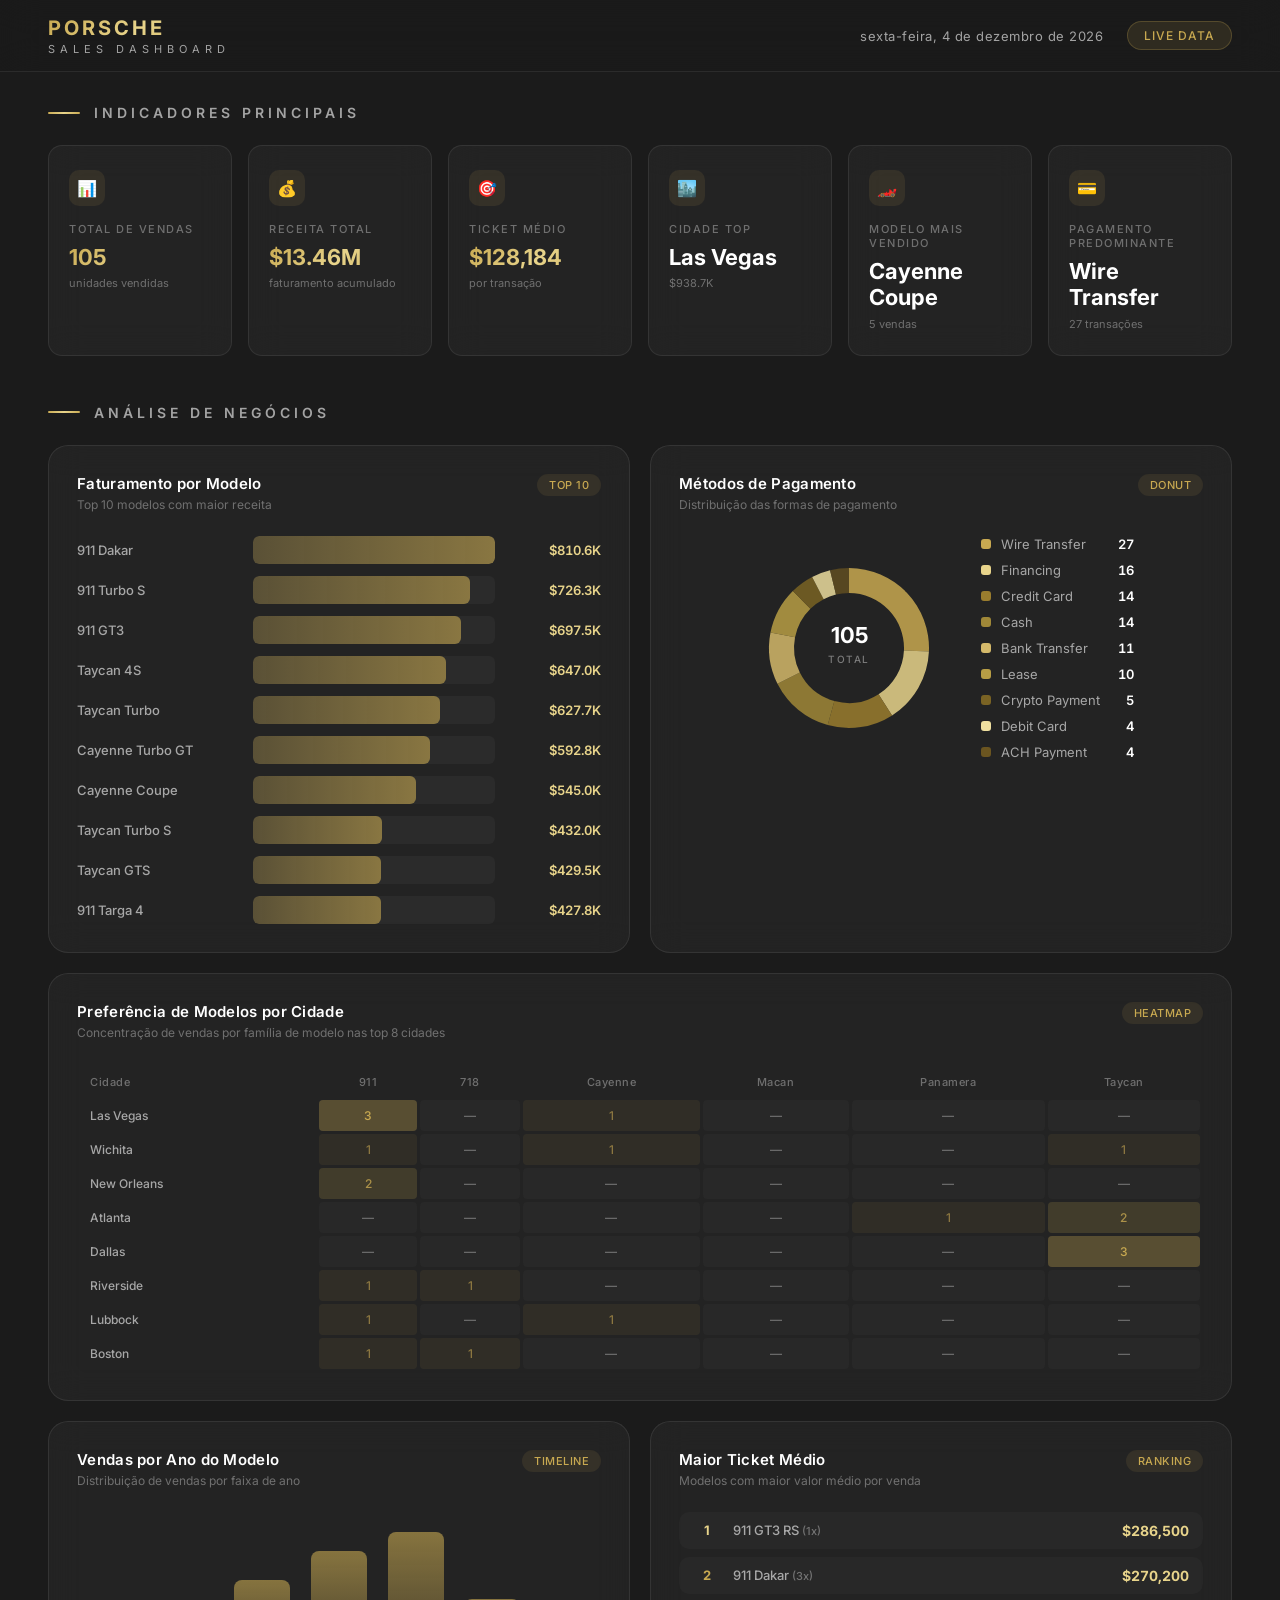
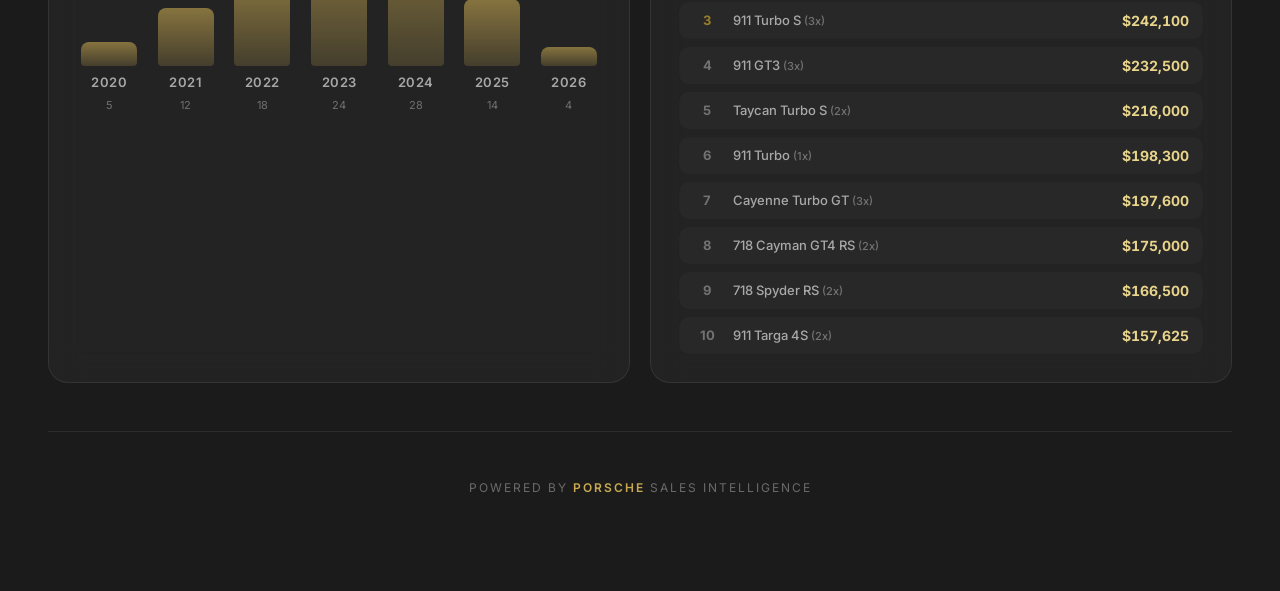
<file: v2/index.html>
<!DOCTYPE html>
<html lang="pt-BR">
<head>
  <meta charset="UTF-8">
  <meta name="viewport" content="width=device-width, initial-scale=1.0">
  <meta name="description" content="Dashboard de vendas Porsche — análise de faturamento, modelos, cidades e métodos de pagamento.">
  <title>Porsche Sales Dashboard</title>
  <link rel="stylesheet" href="styles.css">
  <link rel="icon" href="data:image/svg+xml,<svg xmlns='http://www.w3.org/2000/svg' viewBox='0 0 100 100'><text y='.9em' font-size='90'>🏎️</text></svg>">
</head>
<body>

  <!-- ═══ HEADER ═══ -->
  <header class="header">
    <div class="header-logo">
      <div>
        <div class="logo-text">Porsche</div>
        <div class="logo-sub">Sales Dashboard</div>
      </div>
    </div>
    <div class="header-right">
      <span class="header-date" id="header-date"></span>
      <span class="header-badge">LIVE DATA</span>
    </div>
  </header>

  <!-- ═══ DASHBOARD ═══ -->
  <main class="dashboard">

    <!-- KPI Cards -->
    <div class="section-title animate-in">
      <div class="line"></div>
      <h2>Indicadores Principais</h2>
    </div>

    <div class="kpi-grid">
      <div class="kpi-card animate-in animate-delay-1" id="kpi-card-sales">
        <div class="kpi-icon">📊</div>
        <div class="kpi-label">Total de Vendas</div>
        <div class="kpi-value gold" id="kpi-total-sales">—</div>
        <div class="kpi-detail">unidades vendidas</div>
      </div>
      <div class="kpi-card animate-in animate-delay-2">
        <div class="kpi-icon">💰</div>
        <div class="kpi-label">Receita Total</div>
        <div class="kpi-value gold" id="kpi-total-revenue">—</div>
        <div class="kpi-detail">faturamento acumulado</div>
      </div>
      <div class="kpi-card animate-in animate-delay-3">
        <div class="kpi-icon">🎯</div>
        <div class="kpi-label">Ticket Médio</div>
        <div class="kpi-value gold" id="kpi-avg-ticket">—</div>
        <div class="kpi-detail">por transação</div>
      </div>
      <div class="kpi-card animate-in animate-delay-4">
        <div class="kpi-icon">🏙️</div>
        <div class="kpi-label">Cidade Top</div>
        <div class="kpi-value" id="kpi-top-city">—</div>
        <div class="kpi-detail" id="kpi-top-city-detail">—</div>
      </div>
      <div class="kpi-card animate-in animate-delay-5">
        <div class="kpi-icon">🏎️</div>
        <div class="kpi-label">Modelo Mais Vendido</div>
        <div class="kpi-value" id="kpi-top-model">—</div>
        <div class="kpi-detail" id="kpi-top-model-detail">—</div>
      </div>
      <div class="kpi-card animate-in animate-delay-6">
        <div class="kpi-icon">💳</div>
        <div class="kpi-label">Pagamento Predominante</div>
        <div class="kpi-value" id="kpi-top-payment">—</div>
        <div class="kpi-detail" id="kpi-top-payment-detail">—</div>
      </div>
    </div>

    <!-- Charts Row 1 -->
    <div class="section-title">
      <div class="line"></div>
      <h2>Análise de Negócios</h2>
    </div>

    <div class="charts-grid">

      <!-- Chart: Model Revenue -->
      <div class="chart-card">
        <div class="chart-header">
          <div>
            <h3>Faturamento por Modelo</h3>
            <div class="chart-subtitle">Top 10 modelos com maior receita</div>
          </div>
          <span class="chart-badge">TOP 10</span>
        </div>
        <div id="chart-model-revenue" class="bar-chart"></div>
      </div>

      <!-- Chart: Payment Methods -->
      <div class="chart-card">
        <div class="chart-header">
          <div>
            <h3>Métodos de Pagamento</h3>
            <div class="chart-subtitle">Distribuição das formas de pagamento</div>
          </div>
          <span class="chart-badge">DONUT</span>
        </div>
        <div id="chart-payment-donut"></div>
      </div>

      <!-- Chart: City-Model Heatmap -->
      <div class="chart-card full-width">
        <div class="chart-header">
          <div>
            <h3>Preferência de Modelos por Cidade</h3>
            <div class="chart-subtitle">Concentração de vendas por família de modelo nas top 8 cidades</div>
          </div>
          <span class="chart-badge">HEATMAP</span>
        </div>
        <div id="chart-heatmap" class="heatmap-wrapper"></div>
      </div>

      <!-- Chart: Year Timeline -->
      <div class="chart-card">
        <div class="chart-header">
          <div>
            <h3>Vendas por Ano do Modelo</h3>
            <div class="chart-subtitle">Distribuição de vendas por faixa de ano</div>
          </div>
          <span class="chart-badge">TIMELINE</span>
        </div>
        <div id="chart-year-timeline" class="year-timeline"></div>
      </div>

      <!-- Chart: Ticket Médio Ranking -->
      <div class="chart-card">
        <div class="chart-header">
          <div>
            <h3>Maior Ticket Médio</h3>
            <div class="chart-subtitle">Modelos com maior valor médio por venda</div>
          </div>
          <span class="chart-badge">RANKING</span>
        </div>
        <div id="chart-ticket-ranking" class="ranking-list"></div>
      </div>

    </div>

    <!-- Footer -->
    <footer class="footer">
      <p>Powered by <span class="footer-gold">Porsche</span> Sales Intelligence</p>
    </footer>

  </main>

  <script>
    // Set current date
    document.getElementById('header-date').textContent = new Date().toLocaleDateString('pt-BR', {
      weekday: 'long', year: 'numeric', month: 'long', day: 'numeric'
    });
  </script>
  <script src="dashboard.js"></script>
</body>
</html>
</file>
<file: v2/styles.css>
@import url('https://fonts.googleapis.com/css2?family=Inter:wght@300;400;500;600;700;800;900&display=swap');

:root {
  --bg-primary: #1B1B1B;
  --bg-secondary: #232323;
  --bg-card: rgba(255, 255, 255, 0.04);
  --bg-card-hover: rgba(255, 255, 255, 0.07);
  --gold-primary: #C8A951;
  --gold-light: #E8D48B;
  --gold-dark: #9A7D2E;
  --gold-gradient: linear-gradient(135deg, #C8A951, #E8D48B, #C8A951);
  --text-primary: #FFFFFF;
  --text-secondary: rgba(255, 255, 255, 0.6);
  --text-muted: rgba(255, 255, 255, 0.35);
  --border-glass: rgba(255, 255, 255, 0.08);
  --shadow-gold: 0 0 30px rgba(200, 169, 81, 0.08);
  --radius-lg: 20px;
  --radius-md: 14px;
  --radius-sm: 10px;
}

*, *::before, *::after { box-sizing: border-box; margin: 0; padding: 0; }

html { scroll-behavior: smooth; }

body {
  font-family: 'Inter', -apple-system, BlinkMacSystemFont, sans-serif;
  background-color: var(--bg-primary);
  color: var(--text-primary);
  min-height: 100vh;
  overflow-x: hidden;
  -webkit-font-smoothing: antialiased;
}

/* === SCROLLBAR === */
::-webkit-scrollbar { width: 6px; }
::-webkit-scrollbar-track { background: var(--bg-primary); }
::-webkit-scrollbar-thumb { background: var(--gold-dark); border-radius: 3px; }
::-webkit-scrollbar-thumb:hover { background: var(--gold-primary); }

/* === HEADER === */
.header {
  position: sticky; top: 0; z-index: 100;
  background: rgba(27, 27, 27, 0.85);
  backdrop-filter: blur(20px);
  -webkit-backdrop-filter: blur(20px);
  border-bottom: 1px solid var(--border-glass);
  padding: 0 48px;
  height: 72px;
  display: flex; align-items: center; justify-content: space-between;
}

.header-logo {
  display: flex; align-items: center; gap: 16px;
}

.header-logo svg { height: 32px; width: auto; }

.header-logo .logo-text {
  font-size: 20px; font-weight: 700;
  letter-spacing: 3px; text-transform: uppercase;
  background: var(--gold-gradient);
  -webkit-background-clip: text; -webkit-text-fill-color: transparent;
  background-clip: text;
}

.header-logo .logo-sub {
  font-size: 11px; font-weight: 400;
  letter-spacing: 5px; text-transform: uppercase;
  color: var(--text-secondary);
  margin-top: 2px;
}

.header-right {
  display: flex; align-items: center; gap: 24px;
}

.header-date {
  font-size: 13px; color: var(--text-secondary);
  font-weight: 400; letter-spacing: 0.5px;
}

.header-badge {
  background: rgba(200, 169, 81, 0.12);
  border: 1px solid rgba(200, 169, 81, 0.25);
  padding: 6px 16px; border-radius: 100px;
  font-size: 12px; font-weight: 500;
  color: var(--gold-primary);
  letter-spacing: 1px;
}

/* === MAIN CONTAINER === */
.dashboard {
  max-width: 1480px;
  margin: 0 auto;
  padding: 32px 48px 64px;
}

/* === SECTION TITLES === */
.section-title {
  display: flex; align-items: center; gap: 14px;
  margin-bottom: 24px; margin-top: 48px;
}

.section-title:first-child { margin-top: 0; }

.section-title .line {
  width: 32px; height: 2px;
  background: var(--gold-gradient);
  border-radius: 1px;
}

.section-title h2 {
  font-size: 14px; font-weight: 600;
  letter-spacing: 4px; text-transform: uppercase;
  color: var(--text-secondary);
}

/* === KPI CARDS ROW === */
.kpi-grid {
  display: grid;
  grid-template-columns: repeat(6, 1fr);
  gap: 16px;
}

.kpi-card {
  background: var(--bg-card);
  backdrop-filter: blur(16px);
  -webkit-backdrop-filter: blur(16px);
  border: 1px solid var(--border-glass);
  border-radius: var(--radius-md);
  padding: 24px 20px;
  transition: all 0.4s cubic-bezier(0.4, 0, 0.2, 1);
  position: relative; overflow: hidden;
  cursor: default;
}

.kpi-card::before {
  content: '';
  position: absolute; top: 0; left: 0; right: 0;
  height: 2px;
  background: var(--gold-gradient);
  opacity: 0;
  transition: opacity 0.4s ease;
}

.kpi-card:hover {
  background: var(--bg-card-hover);
  border-color: rgba(200, 169, 81, 0.15);
  transform: translateY(-2px);
  box-shadow: var(--shadow-gold);
}

.kpi-card:hover::before { opacity: 1; }

.kpi-card .kpi-icon {
  width: 36px; height: 36px;
  border-radius: 10px;
  background: rgba(200, 169, 81, 0.1);
  display: flex; align-items: center; justify-content: center;
  margin-bottom: 16px;
  font-size: 16px; color: var(--gold-primary);
}

.kpi-card .kpi-label {
  font-size: 11px; font-weight: 500;
  letter-spacing: 1.5px; text-transform: uppercase;
  color: var(--text-muted);
  margin-bottom: 8px;
}

.kpi-card .kpi-value {
  font-size: 22px; font-weight: 700;
  color: var(--text-primary);
  line-height: 1.2;
}

.kpi-card .kpi-value.gold {
  background: var(--gold-gradient);
  -webkit-background-clip: text; -webkit-text-fill-color: transparent;
  background-clip: text;
}

.kpi-card .kpi-detail {
  font-size: 11px; color: var(--text-muted);
  margin-top: 6px; font-weight: 400;
}

/* === CHART GRID === */
.charts-grid {
  display: grid;
  grid-template-columns: repeat(2, 1fr);
  gap: 20px;
}

.chart-card {
  background: var(--bg-card);
  backdrop-filter: blur(16px);
  -webkit-backdrop-filter: blur(16px);
  border: 1px solid var(--border-glass);
  border-radius: var(--radius-lg);
  padding: 28px;
  transition: all 0.4s cubic-bezier(0.4, 0, 0.2, 1);
  position: relative; overflow: hidden;
}

.chart-card:hover {
  border-color: rgba(200, 169, 81, 0.12);
  box-shadow: var(--shadow-gold);
}

.chart-card.full-width {
  grid-column: 1 / -1;
}

.chart-header {
  display: flex; align-items: flex-start; justify-content: space-between;
  margin-bottom: 24px;
}

.chart-header h3 {
  font-size: 15px; font-weight: 600;
  color: var(--text-primary);
  letter-spacing: 0.3px;
}

.chart-header .chart-subtitle {
  font-size: 12px; color: var(--text-muted);
  margin-top: 4px; font-weight: 400;
}

.chart-header .chart-badge {
  font-size: 11px; font-weight: 500;
  color: var(--gold-primary);
  background: rgba(200, 169, 81, 0.1);
  padding: 4px 12px; border-radius: 100px;
  letter-spacing: 0.5px;
}

/* === BAR CHART === */
.bar-chart { display: flex; flex-direction: column; gap: 12px; }

.bar-item {
  display: grid;
  grid-template-columns: 160px 1fr 90px;
  align-items: center; gap: 16px;
}

.bar-item .bar-label {
  font-size: 13px; font-weight: 500;
  color: var(--text-secondary);
  white-space: nowrap; overflow: hidden; text-overflow: ellipsis;
}

.bar-item .bar-track {
  height: 28px;
  background: rgba(255, 255, 255, 0.03);
  border-radius: 6px;
  overflow: hidden; position: relative;
}

.bar-item .bar-fill {
  height: 100%;
  background: linear-gradient(90deg, rgba(200, 169, 81, 0.3), rgba(200, 169, 81, 0.6));
  border-radius: 6px;
  transition: width 1.2s cubic-bezier(0.4, 0, 0.2, 1);
  width: 0;
}

.bar-item .bar-value {
  font-size: 13px; font-weight: 600;
  color: var(--gold-light);
  text-align: right;
  font-variant-numeric: tabular-nums;
}

/* === DONUT CHART === */
.donut-container {
  display: flex; align-items: center; gap: 32px;
  justify-content: center;
}

.donut-svg { flex-shrink: 0; }

.donut-legend { display: flex; flex-direction: column; gap: 10px; }

.legend-item {
  display: flex; align-items: center; gap: 10px;
}

.legend-dot {
  width: 10px; height: 10px;
  border-radius: 3px; flex-shrink: 0;
}

.legend-text {
  font-size: 13px; color: var(--text-secondary);
  font-weight: 400;
}

.legend-value {
  font-size: 13px; color: var(--text-primary);
  font-weight: 600; margin-left: auto; padding-left: 16px;
  font-variant-numeric: tabular-nums;
}

/* === HEATMAP TABLE === */
.heatmap-wrapper { overflow-x: auto; }

.heatmap-table {
  width: 100%;
  border-collapse: separate;
  border-spacing: 3px;
}

.heatmap-table th {
  font-size: 11px; font-weight: 500;
  color: var(--text-muted);
  letter-spacing: 0.5px;
  padding: 8px 10px;
  text-align: center;
}

.heatmap-table th:first-child { text-align: left; }

.heatmap-table td {
  padding: 8px 10px;
  text-align: center;
  font-size: 12px; font-weight: 500;
  border-radius: 4px;
  transition: all 0.3s ease;
}

.heatmap-table td:first-child {
  text-align: left;
  color: var(--text-secondary);
  font-weight: 500;
  white-space: nowrap;
}

.heatmap-table td.heat-0 { background: rgba(255,255,255,0.02); color: var(--text-muted); }
.heatmap-table td.heat-1 { background: rgba(200, 169, 81, 0.08); color: rgba(200, 169, 81, 0.6); }
.heatmap-table td.heat-2 { background: rgba(200, 169, 81, 0.18); color: rgba(200, 169, 81, 0.8); }
.heatmap-table td.heat-3 { background: rgba(200, 169, 81, 0.32); color: var(--gold-primary); }
.heatmap-table td.heat-4 { background: rgba(200, 169, 81, 0.5); color: var(--gold-light); font-weight: 700; }

/* === YEAR TIMELINE === */
.year-timeline {
  display: flex; gap: 12px; align-items: flex-end;
  height: 200px; padding-top: 20px;
}

.year-bar-group {
  flex: 1;
  display: flex; flex-direction: column;
  align-items: center; gap: 8px;
  height: 100%;
  justify-content: flex-end;
}

.year-bar-wrapper {
  width: 100%;
  display: flex; justify-content: center;
  flex: 1;
  align-items: flex-end;
}

.year-bar {
  width: 100%; max-width: 56px;
  background: linear-gradient(180deg, rgba(200, 169, 81, 0.6), rgba(200, 169, 81, 0.2));
  border-radius: 8px 8px 4px 4px;
  transition: all 1s cubic-bezier(0.4, 0, 0.2, 1);
  height: 0;
  position: relative;
  cursor: default;
}

.year-bar:hover {
  background: linear-gradient(180deg, rgba(200, 169, 81, 0.85), rgba(200, 169, 81, 0.4));
  box-shadow: 0 0 20px rgba(200, 169, 81, 0.2);
}

.year-bar .bar-tooltip {
  position: absolute;
  top: -32px; left: 50%;
  transform: translateX(-50%);
  background: var(--bg-secondary);
  border: 1px solid var(--border-glass);
  padding: 4px 10px;
  border-radius: 6px;
  font-size: 12px; font-weight: 600;
  color: var(--gold-light);
  white-space: nowrap;
  opacity: 0;
  transition: opacity 0.3s ease;
  pointer-events: none;
}

.year-bar:hover .bar-tooltip { opacity: 1; }

.year-label {
  font-size: 13px; font-weight: 600;
  color: var(--text-secondary);
  letter-spacing: 0.5px;
}

.year-count {
  font-size: 11px; font-weight: 400;
  color: var(--text-muted);
}

/* === TICKET MÉDIO RANKING === */
.ranking-list { display: flex; flex-direction: column; gap: 8px; }

.ranking-item {
  display: grid;
  grid-template-columns: 28px 1fr auto;
  align-items: center; gap: 12px;
  padding: 10px 14px;
  background: rgba(255, 255, 255, 0.02);
  border-radius: 10px;
  transition: all 0.3s ease;
}

.ranking-item:hover {
  background: rgba(200, 169, 81, 0.06);
}

.ranking-pos {
  font-size: 13px; font-weight: 700;
  color: var(--text-muted);
  text-align: center;
}

.ranking-item:nth-child(1) .ranking-pos { color: var(--gold-light); }
.ranking-item:nth-child(2) .ranking-pos { color: var(--gold-primary); }
.ranking-item:nth-child(3) .ranking-pos { color: var(--gold-dark); }

.ranking-model {
  font-size: 13px; font-weight: 500;
  color: var(--text-secondary);
}

.ranking-price {
  font-size: 14px; font-weight: 700;
  color: var(--gold-light);
  font-variant-numeric: tabular-nums;
}

/* === ANIMATIONS === */
@keyframes fadeInUp {
  from { opacity: 0; transform: translateY(20px); }
  to { opacity: 1; transform: translateY(0); }
}

.animate-in {
  animation: fadeInUp 0.6s cubic-bezier(0.4, 0, 0.2, 1) forwards;
  opacity: 0;
}

.animate-delay-1 { animation-delay: 0.1s; }
.animate-delay-2 { animation-delay: 0.2s; }
.animate-delay-3 { animation-delay: 0.3s; }
.animate-delay-4 { animation-delay: 0.4s; }
.animate-delay-5 { animation-delay: 0.5s; }
.animate-delay-6 { animation-delay: 0.6s; }

/* === FOOTER === */
.footer {
  text-align: center;
  padding: 48px 0 32px;
  border-top: 1px solid var(--border-glass);
  margin-top: 48px;
}

.footer p {
  font-size: 12px;
  color: var(--text-muted);
  letter-spacing: 2px;
  text-transform: uppercase;
}

.footer .footer-gold {
  color: var(--gold-primary);
  font-weight: 600;
}

/* === RESPONSIVE === */
@media (max-width: 1200px) {
  .kpi-grid { grid-template-columns: repeat(3, 1fr); }
  .charts-grid { grid-template-columns: 1fr; }
  .dashboard { padding: 24px 24px 48px; }
  .header { padding: 0 24px; }
}

@media (max-width: 768px) {
  .kpi-grid { grid-template-columns: repeat(2, 1fr); }
  .bar-item { grid-template-columns: 120px 1fr 70px; }
  .donut-container { flex-direction: column; }
  .header { height: 64px; }
  .header-logo .logo-text { font-size: 16px; }
  .header-date { display: none; }
}

@media (max-width: 480px) {
  .kpi-grid { grid-template-columns: 1fr; }
  .dashboard { padding: 16px 16px 40px; }
  .header { padding: 0 16px; }
}
</file>
